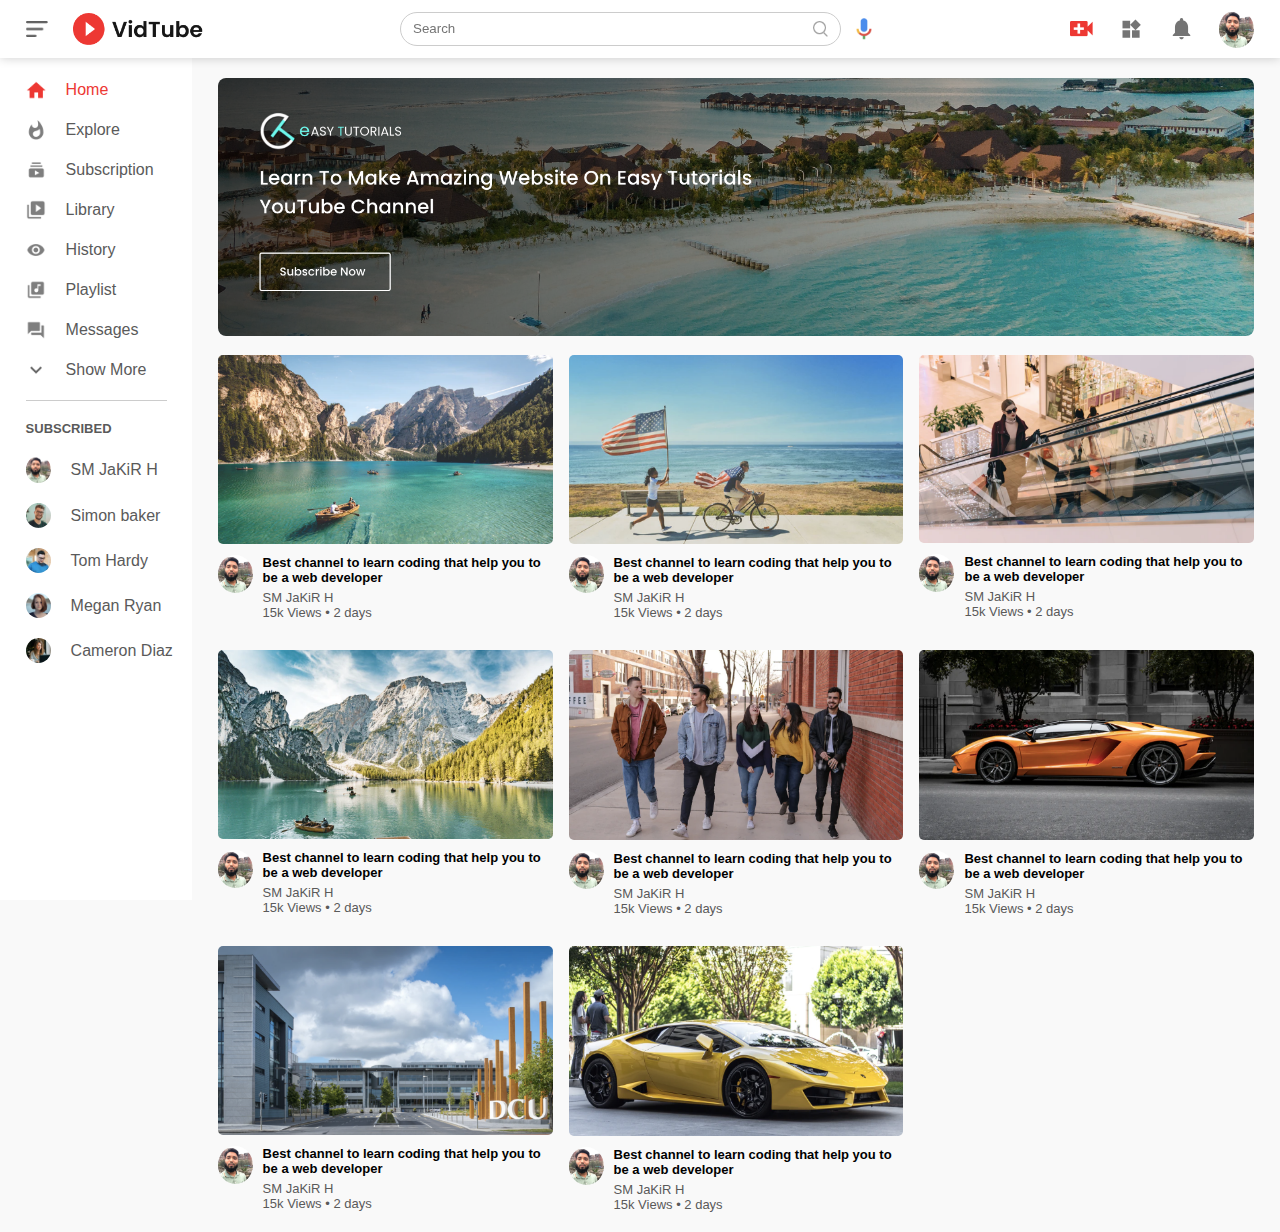
<file: index.html>
<!DOCTYPE html>
<html lang="en">
    <head>
        <meta charset="UTF-8">
        <meta name="viewport" content="width=device-width, initial-scale=1.0">
        <title>Video Sharing Website</title>
        <link rel="stylesheet" href="css/style.css">
    </head>
    <body>
        <nav class="flex-div">
            <div class="nav-left flex-div">
                <img src="images/menu.png" class="menu-icon">
                <img src="images/logo.png" class="logo">
            </div>
            
            <div class="nav-middle flex-div">
                <div class="search-box flex-div">
                    <input type="text" placeholder="Search">
                    <img src="images/search.png">
                </div>
                <img src="images/voice-search.png" class="mic-icon">
            </div>

            <div class="nav-right flex-div">
                <img src="images/upload.png">
                <img src="images/more.png">
                <img src="images/notification.png">
                <img src="images/Jack.png" class="user-icon"> 
            </div>
        </nav>
        <!------------sideber ----------->
        <div class="sidebar">
            <div class="shortcut-links">
                <a href="#"><img src="images/home.png"><p>Home</p></a>
                <a href="#"><img src="images/explore.png"><p>Explore</p></a>
                <a href="#"><img src="images/subscriprion.png"><p>Subscription</p></a>
                <a href="#"><img src="images/library.png"><p>Library</p></a>
                <a href="#"><img src="images/history.png"><p>History</p></a>
                <a href="#"><img src="images/playlist.png"><p>Playlist</p></a>
                <a href="#"><img src="images/messages.png"><p>Messages</p></a>
                <a href="#"><img src="images/show-more.png"><p>Show More</p></a>
                <hr>
            </div>
            <div class="subscribed-list">
                <h3>SUBSCRIBED</h3>
                <a href="#"><img src="images/Jack.png"><p>SM JaKiR H</p></a>
                <a href="#"><img src="images/simon.png"><p>Simon baker</p></a>
                <a href="#"><img src="images/tom.png"><p>Tom Hardy</p></a>
                <a href="#"><img src="images/megan.png"><p>Megan Ryan</p></a>
                <a href="#"><img src="images/cameron.png"><p>Cameron Diaz</p></a>
            </div>
        </div>

        <!------- main --------->

        <div class="container">
            <div class="banner">
                <img src="images/banner.png" >
            </div>

            <div class="list-container">
                <div class="vid-list">
                    <a href="play-video.html"><img src="images/thumbnail1.png" class="thumbnail ">
                    </a>
                    <div class="flex-div">
                        <img src="images/Jack.png">
                        <div class="vid-info">
                            <a href="#">Best channel to learn coding that help you to be a web developer </a>
                            <p>SM JaKiR H</p>
                            <p>15k Views &bull; 2 days</p>
                        </div>
                    </div>
                </div>
                <div class="vid-list">
                    <a href="play-video.html"><img src="images/thumbnail2.png" class="thumbnail ">
                    </a>
                    <div class="flex-div">
                        <img src="images/Jack.png">
                        <div class="vid-info">
                            <a href="#">Best channel to learn coding that help you to be a web developer </a>
                            <p>SM JaKiR H</p>
                            <p>15k Views &bull; 2 days</p>
                        </div>
                    </div>
                </div>
                <div class="vid-list">
                    <a href="#"><img src="images/thumbnail3.png" class="thumbnail ">
                    </a>
                    <div class="flex-div">
                        <img src="images/Jack.png">
                        <div class="vid-info">
                            <a href="#">Best channel to learn coding that help you to be a web developer </a>
                            <p>SM JaKiR H</p>
                            <p>15k Views &bull; 2 days</p>
                        </div>
                    </div>
                </div>
                <div class="vid-list">
                    <a href="#"><img src="images/thumbnail4.png" class="thumbnail ">
                    </a>
                    <div class="flex-div">
                        <img src="images/Jack.png">
                        <div class="vid-info">
                            <a href="#">Best channel to learn coding that help you to be a web developer </a>
                            <p>SM JaKiR H</p>
                            <p>15k Views &bull; 2 days</p>
                        </div>
                    </div>
                </div>
                <div class="vid-list">
                    <a href="#"><img src="images/thumbnail5.png" class="thumbnail ">
                    </a>
                    <div class="flex-div">
                        <img src="images/Jack.png">
                        <div class="vid-info">
                            <a href="#">Best channel to learn coding that help you to be a web developer </a>
                            <p>SM JaKiR H</p>
                            <p>15k Views &bull; 2 days</p>
                        </div>
                    </div>
                </div>
                <div class="vid-list">
                    <a href="#"><img src="images/thumbnail6.png" class="thumbnail ">
                    </a>
                    <div class="flex-div">
                        <img src="images/Jack.png">
                        <div class="vid-info">
                            <a href="#">Best channel to learn coding that help you to be a web developer </a>
                            <p>SM JaKiR H</p>
                            <p>15k Views &bull; 2 days</p>
                        </div>
                    </div>
                </div>
                <div class="vid-list">
                    <a href="#"><img src="images/thumbnail7.png" class="thumbnail ">
                    </a>
                    <div class="flex-div">
                        <img src="images/Jack.png">
                        <div class="vid-info">
                            <a href="#">Best channel to learn coding that help you to be a web developer </a>
                            <p>SM JaKiR H</p>
                            <p>15k Views &bull; 2 days</p>
                        </div>
                    </div>
                </div>
                <div class="vid-list">
                    <a href="#"><img src="images/thumbnail8.png" class="thumbnail ">
                    </a>
                    <div class="flex-div">
                        <img src="images/Jack.png">
                        <div class="vid-info">
                            <a href="#">Best channel to learn coding that help you to be a web developer </a>
                            <p>SM JaKiR H</p>
                            <p>15k Views &bull; 2 days</p>
                        </div>
                    </div>
                </div>
            </div>
        </div>

        <script src="main.js"></script>
    </body>
</html>
</file>
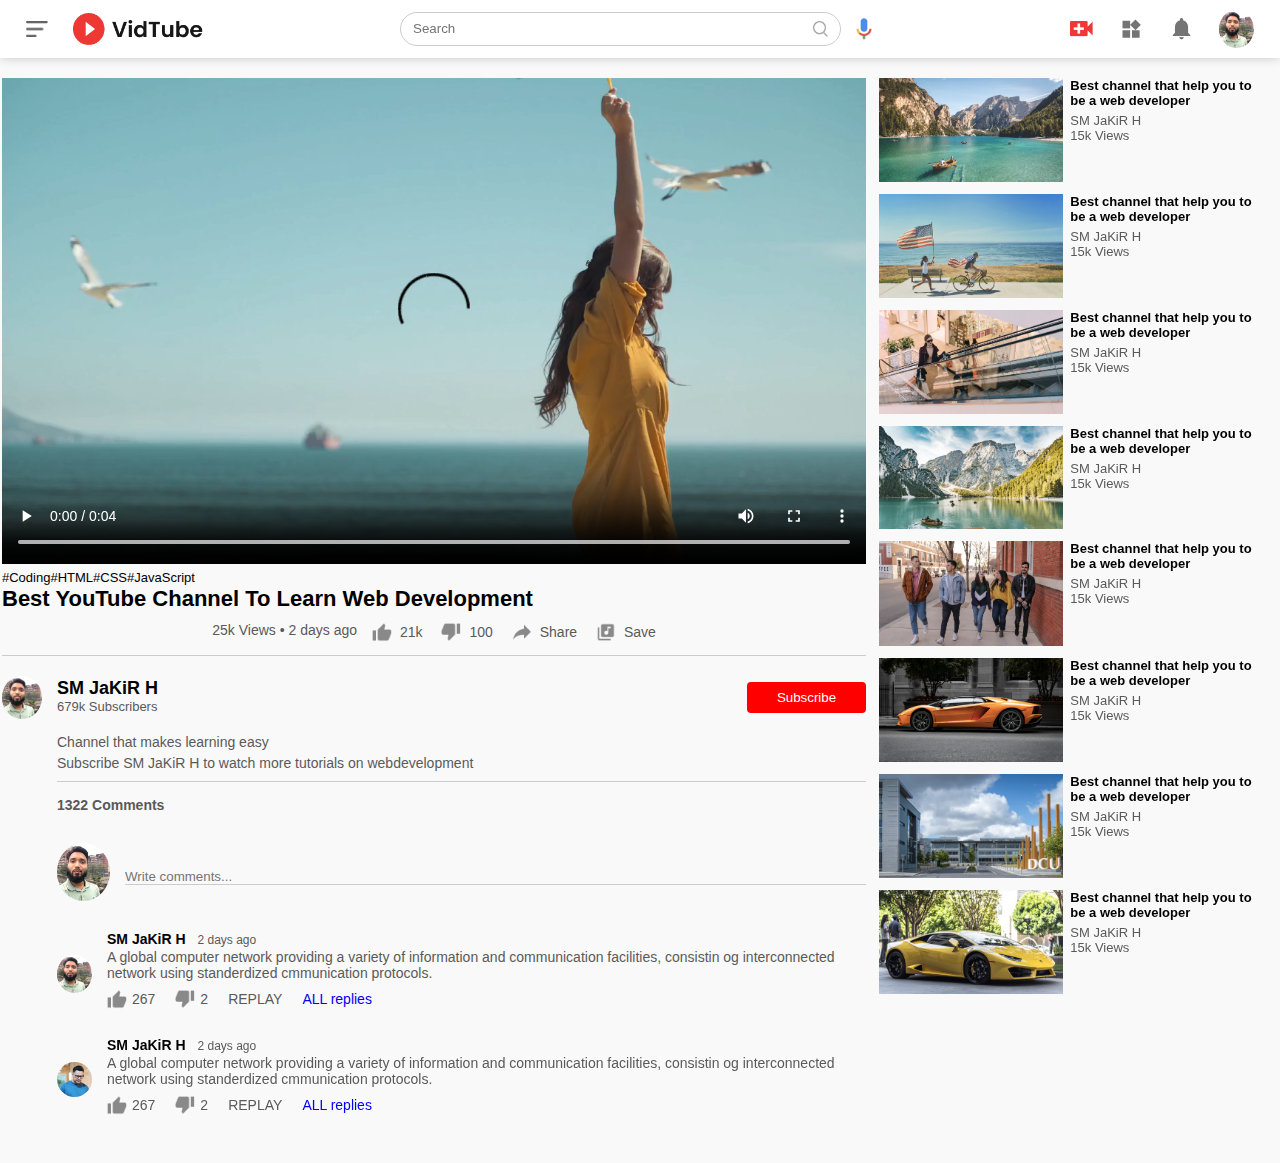
<file: play-video.html>
<!DOCTYPE html>
<html lang="en">
    <head>
        <meta charset="UTF-8">
        <meta name="viewport" content="width=device-width, initial-scale=1.0">
        <title>Play Video</title>
        <link rel="stylesheet" href="css/style.css">
    </head>
    <body>
        <nav class="flex-div">
            <div class="nav-left flex-div">
                <img src="images/menu.png" class="menu-icon">
                <img src="images/logo.png" class="logo">
            </div>
            
            <div class="nav-middle flex-div">
                <div class="search-box flex-div">
                    <input type="text" placeholder="Search">
                    <img src="images/search.png">
                </div>
                <img src="images/voice-search.png" class="mic-icon">
            </div>

            <div class="nav-right flex-div">
                <img src="images/upload.png">
                <img src="images/more.png">
                <img src="images/notification.png">
                <img src="images/Jack.png" class="user-icon"> 
            </div>
        </nav>

        <div class="container play-container">
            <div class="row">
                <div class="play-video">
                    <video controls autoplay>
                        <source src="images/video.mp4" type="video/mp4">
                    </video>

                    <div class="tags">
                        <a href="">#Coding</a><a href="">#HTML</a><a href="">#CSS</a><a href="">#JavaScript</a>
                    </div>
                    <h3>
                        Best YouTube Channel To Learn Web Development
                    </h3>
                    <div class="play-video-info">
                        <p>25k  Views &bull; 2 days ago</p>
                        <div>
                            <a href=""><img src="images/like.png">21k</a>
                            <a href=""><img src="images/dislike.png">100</a>
                            <a href=""><img src="images/share.png">Share</a>
                            <a href=""><img src="images/save.png">Save</a>
                        </div>
                    </div>
                    <hr>
                    <div class="publisher">
                        <img src="images/Jack.png">
                        <div>
                            <p>SM JaKiR H</p>
                            <span>679k Subscribers</span>
                        </div>
                        <button type="button">Subscribe</button>
                    </div>
                    <div class="vid-description">
                        <p>Channel that makes learning easy</p>
                        <p>Subscribe SM JaKiR H to watch more tutorials on webdevelopment </p>
                        <hr>
                        <h4>1322 Comments</h4>
                        <div class="add-comment">
                            <img src="images/Jack.png" >
                            <input type="text" placeholder="Write comments...">
                        </div>
                        <div class="old-comment">
                            <img src="images/Jack.png">
                            <div>
                                <h3>SM JaKiR H <span>2 days ago </span></h3>
                                <p>A global computer network providing a variety of information and communication facilities, consistin og interconnected network using standerdized cmmunication protocols.</p>
                                <div class="comment-action">
                                    <img src="images/like.png">
                                    <span>267</span>
                                    <img src="images/dislike.png">
                                    <span>2</span>
                                    <span>REPLAY</span>
                                    <a href="">ALL replies</a>

                                </div>
                            </div>
                        </div>
                        <div class="old-comment">
                            <img src="images/tom.png">
                            <div>
                                <h3>SM JaKiR H <span>2 days ago </span></h3>
                                <p>A global computer network providing a variety of information and communication facilities, consistin og interconnected network using standerdized cmmunication protocols.</p>
                                <div class="comment-action">
                                    <img src="images/like.png">
                                    <span>267</span>
                                    <img src="images/dislike.png">
                                    <span>2</span>
                                    <span>REPLAY</span>
                                    <a href="">ALL replies</a>

                                </div>
                            </div>
                        </div>

                    </div>


                </div>
                <div class="right-sidebar">
                    <div class="side-video-list">
                        <a href="" class="small-thumbnail"><img src="images/thumbnail1.png"></a>
                        <div class="vid-info">
                            <a href="">Best channel that help you to be a web developer</a>
                            <p>SM JaKiR H</p>
                            <p>15k Views</p>
                        </div>
                    </div>
                    <div class="side-video-list">
                        <a href="" class="small-thumbnail"><img src="images/thumbnail2.png"></a>
                        <div class="vid-info">
                            <a href="">Best channel that help you to be a web developer</a>
                            <p>SM JaKiR H</p>
                            <p>15k Views</p>
                        </div>
                    </div>
                    <div class="side-video-list">
                        <a href="" class="small-thumbnail"><img src="images/thumbnail3.png"></a>
                        <div class="vid-info">
                            <a href="">Best channel that help you to be a web developer</a>
                            <p>SM JaKiR H</p>
                            <p>15k Views</p>
                        </div>
                    </div>
                    <div class="side-video-list">
                        <a href="" class="small-thumbnail"><img src="images/thumbnail4.png"></a>
                        <div class="vid-info">
                            <a href="">Best channel that help you to be a web developer</a>
                            <p>SM JaKiR H</p>
                            <p>15k Views</p>
                        </div>
                    </div>
                    <div class="side-video-list">
                        <a href="" class="small-thumbnail"><img src="images/thumbnail5.png"></a>
                        <div class="vid-info">
                            <a href="">Best channel that help you to be a web developer</a>
                            <p>SM JaKiR H</p>
                            <p>15k Views</p>
                        </div>
                    </div>
                    <div class="side-video-list">
                        <a href="" class="small-thumbnail"><img src="images/thumbnail6.png"></a>
                        <div class="vid-info">
                            <a href="">Best channel that help you to be a web developer</a>
                            <p>SM JaKiR H</p>
                            <p>15k Views</p>
                        </div>
                    </div>
                    <div class="side-video-list">
                        <a href="" class="small-thumbnail"><img src="images/thumbnail7.png"></a>
                        <div class="vid-info">
                            <a href="">Best channel that help you to be a web developer</a>
                            <p>SM JaKiR H</p>
                            <p>15k Views</p>
                        </div>
                    </div>
                    <div class="side-video-list">
                        <a href="" class="small-thumbnail"><img src="images/thumbnail8.png"></a>
                        <div class="vid-info">
                            <a href="">Best channel that help you to be a web developer</a>
                            <p>SM JaKiR H</p>
                            <p>15k Views</p>
                        </div>
                    </div>
                </div>
            </div>
        </div>



    </body>
</html>
</file>
<file: css/style.css>
*{
    margin: 0;
    padding: 0;
    font-family: 'poppins',sans-serif;
    box-sizing: border-box;
}
a{
    text-decoration: none;
    color: #5a5a5a;
}
img{
    cursor: pointer;
}
.flex-div{
    display: flex;
    align-items: center;
}
nav{
    padding: 10px 2%;
    justify-content: space-between;
    box-shadow: 0 0 10px rgba(0, 0, 0, 0.2);
    background: #fff;
    position: sticky;
    top: 0;
    z-index: 10;
}
.nav-right img{
    width: 25px;
    margin-right: 25px;
}
.nav-right .user-icon{
    width: 35px;
    border-radius: 50%;
    margin-right: 0;
}
.nav-left .menu-icon{
    width: 22px;
    margin-right: 25px;
}
.nav-left .logo{
    width: 130px ;
}
.nav-middle .mic-icon{
    width: 16px;
}
.nav-middle .search-box{
    border: 1px solid #ccc ;
    margin-right: 15px;
    padding: 8px 12px;
    border-radius: 25px;
}
.nav-middle .search-box input{
    width: 400px;
    border: 0;
    outline: 0;
    background: transparent;
}
.nav-middle .search-box img{
    width: 15px;
}
/* ---------sidebar---------- */
.sidebar{
    background: #fff;
    width: 15%;
    height: 100vh;
    position: fixed;
    top: 0;
    padding-left: 2%;
    padding-top: 80px;
}
.shortcut-links a img{
    width: 20px;
    margin-right: 20px;
}
.shortcut-links a{
    display: flex;
    align-items: center;
    margin-bottom: 20px;
    width: fit-content;
    flex-wrap: wrap;
}
.shortcut-links a:first-child{
    color: #ed3833;
}
.sidebar hr{
    border: 0;
    height: 1px;
    background: #ccc;
    width: 85%;
}
.subscribed-list h3{
    font-size: 13px;
    margin: 20px 0;
    color: #5a5a5a;
}
.subscribed-list a{
    display: flex;
    align-items: center;
    margin-bottom: 20px;
    width: fit-content;
    flex-wrap: wrap;
}
.subscribed-list a img{
    width: 25px;
    border-radius: 50%;
    margin-right: 20px;
}
.small-sidebar{
    width: 5%;
}
.small-sidebar a p {
    display: none;
}
.small-sidebar h3{
    display: none;
}
.small-sidebar hr{
    width: 50%;
    margin-bottom: 25px;
}

/*--------- main-------- */

.container{
    background-color: #f9f9f9;
    padding-left: 17%;
    padding-right: 2%;
    padding-top: 20px;
    padding-bottom: 20px;
}
.large-ontainer{
    padding-left: 7%;
}
.banner{
    width: 100%;
}
.banner img{
    width: 100%;
    border-radius: 8px;
}
.list-container{
    display: grid ;
    grid-template-columns: repeat(auto-fit,minmax(250px,1fr));
    grid-column-gap: 16px;
    grid-row-gap: 30px;
    margin-top: 15px;
}
.vid-list .thumbnail{
    width: 100%;
    border-radius: 5px;
}
.vid-list .flex-div{
    align-items: flex-start;
    margin-top: 7px;
}
.vid-list .flex-div img{
    width: 35px;
    margin-right: 10px;
    border-radius: 50%;
}
.vid-info{
    color: #5a5a5a;
    font-size: 13px;
}
.vid-info a{
    color: #000;
    font-weight: 600;
    display: block;
    margin-bottom: 5px;
}
@media (max-width: 900px){
    .menu-icon{
        display: none;
    }
    .sidebar{
        display: none;
    }
    .container, .large-ontainer{
        padding-left: 5%;
        padding-right: 5%;
    }
    .nav-right img{
        display: none;
    }
    .nav-right .user-icon{
        display: block;
        width: 30px;
    }
    .nav-middle .search-box input{
        width: 100px;
    }
    .nav-middle .mic-icon{
        display: none;
    }
    .logo{
        width: 90%;
    }
}

/* ------ play video page ------ */

.play-container{
    padding-left: 2px;
}
.row{
    display: flex;
    justify-content: space-between;
    flex-wrap: wrap;
}
.play-video{
    flex-basis: 69%;
}
.right-sidebar{
    flex-basis: 30%;
}
.play-video video{
    width: 100%;
}
.side-video-list{
    display: flex;
    justify-content: space-between;
    margin-bottom: 8px;
}
.side-video-list img{
    width: 100%;
}
.side-video-list .small-thumbnail{
    flex-basis: 49%;
}
.side-video-list .vid-info{
    flex-basis: 49%;
}

.play-video .tags a{
    color: #000;
    font-size: 13px;
}
.play-video h3{
    font-weight: 600;
    font-size: 22px;
}
.play-video-info{
    display: flex;
    align-content: center;
    justify-content: center;
    flex-wrap: wrap;
    margin-top: 10px;
    font-size: 14px;
    color: #5a5a5a;
}
.play-video .play-video-info a img{
    width: 20px;
    margin-right: 8px;
}
.play-video .play-video-info a {
    display: inline-flex;
    align-items: center;
    margin-left: 15px;
}
.play-video hr{
    border: 0;
    height: 1px;
    background-color: #ccc;
    margin: 10px 0;
}
.publisher{
    display: flex;
    align-items: center;
    margin-top: 20px;
}
.publisher div{
    flex: 1;
    line-height: 18px;
}
.publisher img{
    width: 40px;
    border-radius: 50%;
    margin-right: 15px;
}
.publisher div p{
    color: #000;
    font-weight: 600;
    font-size: 18px;
}
.publisher div span{
    font-size: 13px;
    color: #5a5a5a;
}
.publisher button{
    background-color: red;
    color: #fff;
    padding: 8px 30px;
    border: 0;
    outline: 0;
    border-radius: 4px;
    cursor: pointer;
}
.vid-description{
    padding-left: 55px;
    margin: 15px 0;
}
.vid-description p{
    font-size: 14px;
    margin-bottom: 5px;
    color: #5a5a5a;
}
.vid-description h4{
    font-size: 14px;
    color: #5a5a5a;
    margin-top: 15px;
}
.add-comment{
    display: flex;
    align-items: center;
    margin: 30px 0;
}
.add-comment img{
    width: 53px;
    border-radius: 50%;
    margin-right: 15px;
}
.add-comment input{
    border: 0;
    outline: 0;
    border-bottom: 1px solid #ccc;
    width: 100%;
    padding-top: 10px;
    background: transparent;
}
.old-comment{
    display: flex;
    align-items: center;
    margin:20px 0 ;
}
.old-comment img{
    width: 35px;
    border-radius: 50%;
    margin-right: 15px;
}
.old-comment h3{
    font-size: 14px;
    margin-bottom: 2px;
}
.old-comment h3 span{
    font-size: 12px;
    color: #5a5a5a;
    font-weight: 500;
    margin-left: 8px;
}
.old-comment .comment-action{
    display: flex;
    align-items: center;
    margin: 8px 0;
    font-size: 14px;
}
.old-comment .comment-action img{
    border-radius: 0;
    width: 20px;
    margin-right: 5px;
}
.old-comment .comment-action span{
    margin-right: 20px;
    color: #5a5a5a;
}
.old-comment .comment-action a{
    color: #0000ff;
}
@media (max-width: 900px){
    .play-video{
        flex-basis: 100%;
    }
    .right-sidebar{
        flex-basis: 100%;
    }
    .play-container{
        padding-left: 5%;
    }
    .vid-description{
        padding-left: 0;
    }
    .play-video .play-video-info a{
        margin-left: 0;
        margin-right: 15px;
        margin-top: 15px;
    }
}
</file>
